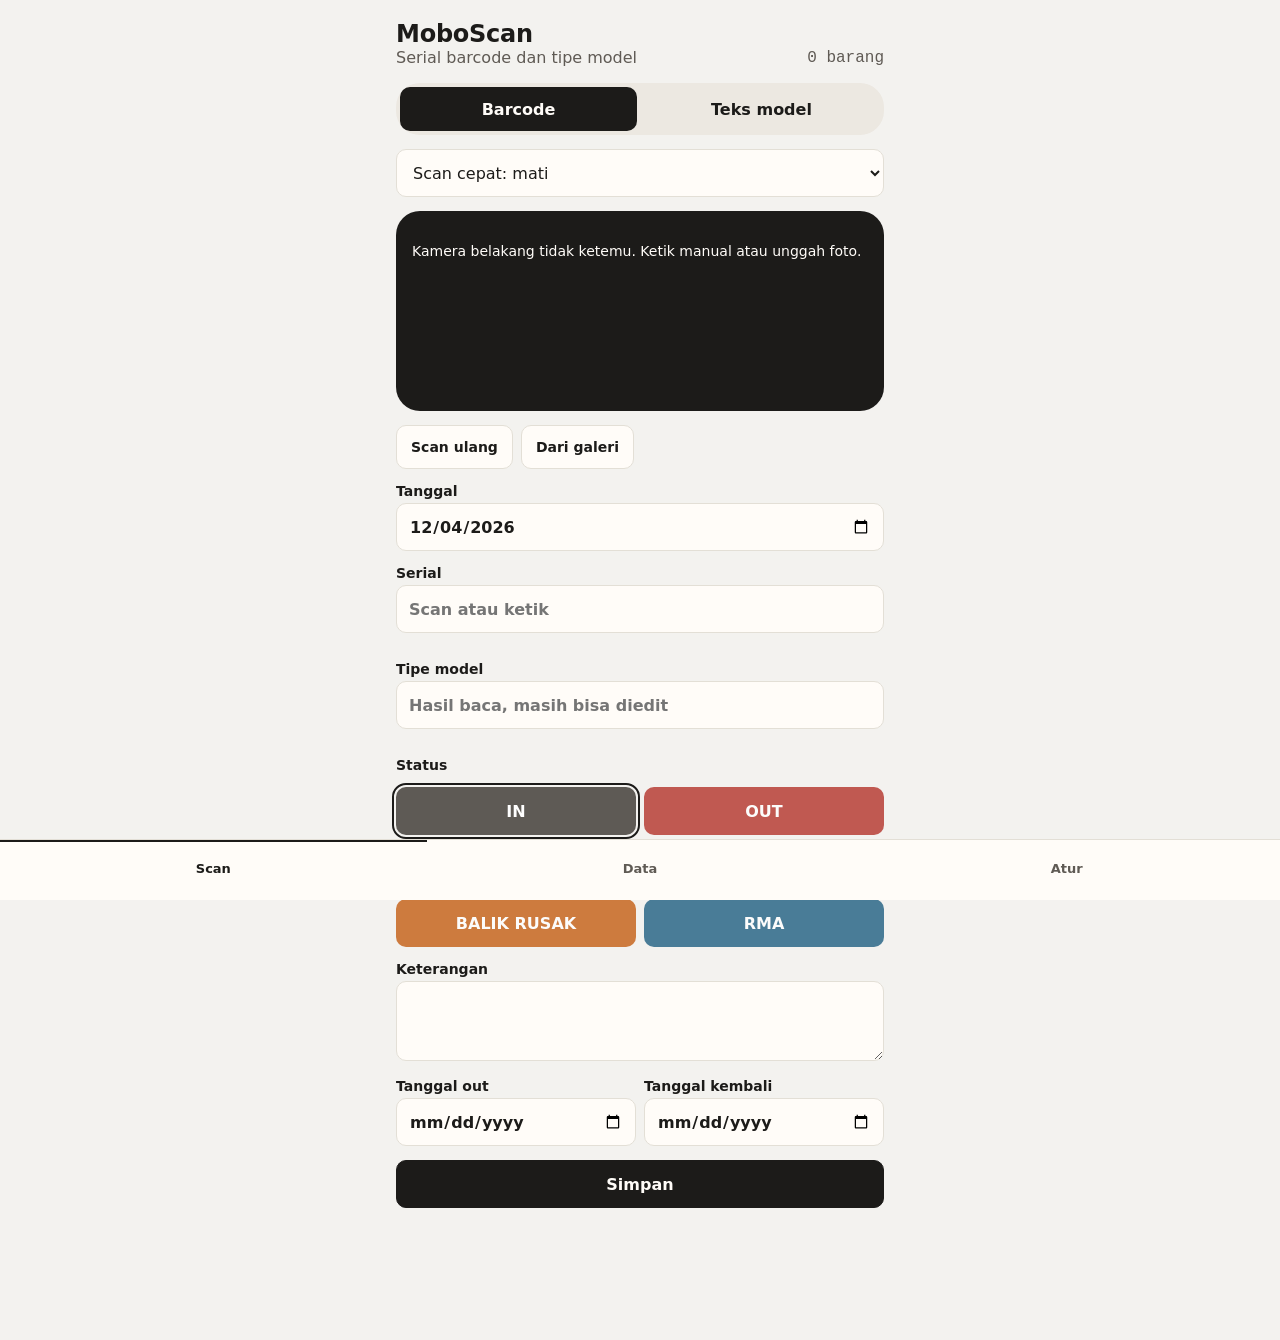
<file: index.html>
<!DOCTYPE html>
<html lang="id">
<head>
<meta charset="utf-8">
<meta name="viewport" content="width=device-width, initial-scale=1, viewport-fit=cover">
<meta name="theme-color" content="#1c1b19">
<title>MoboScan</title>
<link rel="stylesheet" href="style.css">
<link rel="manifest" href="manifest.json">
<link rel="icon" href="icon-192.png">
<link rel="apple-touch-icon" href="icon-192.png">
<meta name="mobile-web-app-capable" content="yes">
<meta name="apple-mobile-web-app-capable" content="yes">
</head>
<body>
<main>
  <header class="top">
    <div><h1>MoboScan</h1><p class="muted">Serial barcode dan tipe model</p></div>
    <p id="count" class="mono muted">0 barang</p>
  </header>

  <!-- ===== SCAN ===== -->
  <section id="v-scan" class="view">
    <div class="seg">
      <button id="tBc" class="on" type="button">Barcode</button>
      <button id="tTx" type="button">Teks model</button>
    </div>
    <select id="quick" class="field" aria-label="Mode scan cepat"></select>

    <div class="cam">
      <video id="vid" playsinline muted autoplay></video>
      <div id="reader"></div>
      <div id="box"></div>
      <p id="camMsg" class="cam-msg"></p>
    </div>

    <div id="textTools" hidden>
      <canvas id="mag"></canvas>
      <p class="muted small">Cuplikan kotak<span id="sharp"></span>. Seluruh tulisan harus masuk, huruf tidak terpotong.</p>
      <label class="lbl">Posisi kotak <input id="cropY" type="range" min="0.05" max="0.7" step="0.01" value="0.34"></label>
      <label class="lbl">Tinggi kotak <input id="cropH" type="range" min="0.14" max="0.55" step="0.01" value="0.3"></label>
    </div>

    <div class="btns">
      <button id="again" class="btn" type="button">Scan ulang</button>
      <button id="shot" class="btn dark" type="button" hidden>Jepret &amp; baca</button>
      <button id="gallery" class="btn" type="button">Dari galeri</button>
      <button id="torch" class="btn" type="button" hidden>Senter: mati</button>
    </div>
    <input id="file" type="file" accept="image/*" hidden>

    <label id="zoomWrap" class="lbl" hidden>Zoom <input id="zoom" type="range"></label>

    <label class="lbl">Tanggal <input id="tanggal" type="date" class="field"></label>
    <label class="lbl">Serial <input id="serial" class="field mono" placeholder="Scan atau ketik" autocomplete="off"></label>
    <p id="info" class="small muted"></p>

    <label class="lbl">Tipe model <input id="model" class="field mono" placeholder="Hasil baca, masih bisa diedit" autocomplete="off"></label>
    <img id="preview" alt="Cuplikan yang dibaca" hidden>
    <div id="alts" class="btns"></div>

    <p class="lbl">Status</p>
    <div id="statuses" class="grid2"></div>

    <label class="lbl">Keterangan <textarea id="ket" rows="3" class="field"></textarea></label>
    <div class="grid2">
      <label class="lbl">Tanggal out <input id="tglOut" type="date" class="field"></label>
      <label class="lbl">Tanggal kembali <input id="tglKembali" type="date" class="field"></label>
    </div>
    <button id="save" class="btn dark big" type="button">Simpan</button>
  </section>

  <!-- ===== DATA ===== -->
  <section id="v-data" class="view" hidden>
    <div id="totals" class="totals"></div>
    <div id="queueBox" class="qbox" hidden>
      <p><b id="qTitle"></b></p>
      <p class="muted small">Belum terkirim karena tidak ada koneksi atau ada konflik. Dikirim otomatis saat online.</p>
      <ul id="qList" class="list"></ul>
      <button id="qSend" class="btn dark" type="button">Kirim sekarang</button>
    </div>
    <input id="q" class="field" placeholder="Cari serial atau model">
    <select id="fstatus" class="field"></select>
    <button id="refresh" class="btn" type="button">Muat ulang dari Spreadsheet</button>
    <ul id="list" class="list"></ul>
    <p id="more" class="muted small" hidden></p>
    <h2>Riwayat status</h2>
    <ul id="logs" class="list"></ul>
  </section>

  <!-- ===== ATUR ===== -->
  <section id="v-atur" class="view card" hidden>
    <label class="lbl">URL Web App Spreadsheet
      <input id="url" class="field mono small" placeholder="https://script.google.com/macros/s/.../exec" autocomplete="off">
    </label>
    <p class="muted small">Deploy Apps Script sebagai Web App (Execute as: Me, akses: Anyone), lalu tempel URL yang berakhir /exec.</p>
    <div class="btns">
      <button id="saveUrl" class="btn dark" type="button">Simpan URL</button>
      <button id="testUrl" class="btn" type="button">Coba sambungan</button>
    </div>
    <label class="check"><input id="preferLocal" type="checkbox">
      <span><b>Baca teks tanpa AI</b><br><span class="muted small">Gratis dan offline, tapi lebih sering salah huruf. Matikan agar stiker dibaca AI.</span></span>
    </label>
    <label class="lbl">Daftar tipe model
      <textarea id="catalog" rows="6" class="field mono small" placeholder="Satu model per baris, misalnya:&#10;PRIME B450M-A&#10;NM-A531"></textarea>
    </label>
    <p id="catStatus" class="small muted"></p>
    <p class="muted small">Hasil baca yang mirip salah satu baris akan ditawarkan. Ejaan yang sama persis dipakai otomatis.</p>
    <button id="clear" class="btn danger" type="button">Hapus salinan di perangkat</button>
    <p id="active" class="ok small"></p>
  </section>

  <p id="msg" role="status"></p>
</main>

<nav class="dock">
  <button data-view="scan" class="on" type="button">Scan</button>
  <button data-view="data" type="button">Data</button>
  <button data-view="atur" type="button">Atur</button>
</nav>

<div id="dlg" class="overlay" hidden>
  <div class="sheet">
    <h2 id="dlgTitle"></h2>
    <p id="dlgMsg" class="muted small" hidden></p>
    <div class="grid2">
      <button id="dlgNo" class="btn" type="button">Batal</button>
      <button id="dlgYes" class="btn dark" type="button">Ya</button>
    </div>
  </div>
</div>

<script src="app.js"></script>
</body>
</html>
</file>
<file: style.css>
:root{--bg:#f3f2ef;--surface:#fffcf8;--ink:#1c1b19;--muted:#5f5a54;--line:#e3dfd6;--soft:#ece8e1;
--in:#5e5a55;--out:#b4332a;--ok:#246b3d;--kanibal:#e7d48a;--balik:#c45e12;--rma:#1f5f82}
*{box-sizing:border-box}
html{-webkit-font-smoothing:antialiased}
body{margin:0;background:var(--bg);color:var(--ink);font-family:system-ui,-apple-system,"Segoe UI",Roboto,sans-serif}
main{max-width:520px;margin:0 auto;padding:20px 16px calc(96px + env(safe-area-inset-bottom))}
h1{font-size:24px;margin:0;letter-spacing:-.01em}
h2{font-size:16px;margin:18px 0 8px}
[hidden]{display:none!important}
.mono{font-family:ui-monospace,"SF Mono",Menlo,Consolas,monospace}
.muted{color:var(--muted)}.small{font-size:14px}.ok{color:var(--ok)}
p{margin:0}
.top{display:flex;justify-content:space-between;align-items:flex-end;gap:12px;margin-bottom:16px}
.view{display:flex;flex-direction:column;gap:14px}
.card{background:var(--surface);border:1px solid var(--line);border-radius:24px;padding:16px}
.lbl{display:block;font-size:14px;font-weight:600}
.lbl>.field,.lbl>input[type=range]{margin-top:4px}
.field{width:100%;height:48px;padding:0 12px;font:inherit;font-size:16px;color:var(--ink);background:var(--surface);
 border:1px solid var(--line);border-radius:10px;outline:none}
textarea.field{height:auto;min-height:80px;padding:10px 12px}
.field:focus{border-color:var(--ink)}
input[type=range]{width:100%;accent-color:var(--ink)}
.seg{display:grid;grid-template-columns:1fr 1fr;gap:6px;background:var(--soft);padding:4px;border-radius:24px}
.seg button{height:44px;border:0;border-radius:10px;background:transparent;font:inherit;font-weight:600;color:var(--ink)}
.seg button.on{background:var(--ink);color:var(--surface)}
.cam{position:relative;background:var(--ink);border-radius:24px;overflow:hidden;min-height:200px}
.cam video{display:none;width:100%;height:auto;background:var(--ink)}
#reader{display:none;width:100%}
#reader video{width:100%;height:auto}
#box{position:absolute;display:none;border:3px solid #20e65b;border-radius:8px;pointer-events:none;box-shadow:0 0 0 999px rgba(28,27,25,.42),0 0 10px 2px rgba(32,230,91,.65);z-index:2}
.cam-msg{color:var(--surface);padding:32px 16px;font-size:14px}
.cam-msg:empty{display:none}
#mag{display:block;width:100%;height:64px;border-radius:10px;background:var(--ink);margin-bottom:8px}
.btns{display:flex;flex-wrap:wrap;gap:8px}
.btn{height:44px;padding:0 14px;font:inherit;font-weight:600;font-size:14px;color:var(--ink);background:var(--surface);
 border:1px solid var(--line);border-radius:10px;transition:transform .15s,opacity .15s}
.btn:active{transform:scale(.98)}
.btn:disabled{opacity:.5}
.btn.dark{background:var(--ink);color:var(--surface);border-color:var(--ink)}
.btn.danger{color:var(--out)}
.btn.big{height:48px;font-size:16px;width:100%}
#preview{max-height:96px;width:100%;object-fit:contain;background:var(--soft);border-radius:10px}
#alts .btn{font-family:ui-monospace,Menlo,monospace;height:40px}
.grid2{display:grid;grid-template-columns:1fr 1fr;gap:8px}
#statuses button{height:48px;border:0;border-radius:10px;font:inherit;font-weight:600;color:#fff;opacity:.8}
#statuses button.on{opacity:1;outline:2px solid var(--ink);outline-offset:2px}
.st-IN{background:var(--in)}.st-OUT{background:var(--out)}.st-OK{background:var(--ok)}
.st-KANIBAL{background:var(--kanibal);color:#2a2410!important}.st-BALIK{background:var(--balik)}.st-RMA{background:var(--rma)}
.check{display:flex;gap:12px;align-items:flex-start;font-size:14px}
.check input{margin-top:4px;width:18px;height:18px;accent-color:var(--ink)}
.list{list-style:none;margin:0;padding:0;display:flex;flex-direction:column;gap:8px}
.item{width:100%;text-align:left;font:inherit;background:var(--surface);border:1px solid var(--line);border-radius:20px;padding:14px}
.item .r1{display:flex;justify-content:space-between;gap:8px;align-items:center}
.item .sn{font-weight:600;font-size:14px}
.badge{color:#fff;border-radius:8px;padding:3px 8px;font-size:12px;font-weight:600}
.item .md{margin-top:4px;font-size:14px}
.item .ket{display:block;margin-top:4px;font-size:14px;line-height:1.35;color:var(--ink);white-space:pre-wrap;word-break:break-word}
.item .ket:empty{display:none}.item .dt{margin-top:4px;font-size:14px;color:var(--muted)}
.logrow{background:var(--surface);border:1px solid var(--line);border-radius:10px;padding:8px 12px;font-size:14px}
.empty{background:var(--surface);border:1px solid var(--line);border-radius:20px;padding:16px;font-size:14px;color:var(--muted)}
#msg{margin-top:16px;font-size:14px;min-height:20px}
#msg.err,.err{color:var(--out)}
#msg.good{color:var(--ok)}
.dock{position:fixed;left:0;right:0;bottom:0;display:grid;grid-template-columns:repeat(3,1fr);background:var(--surface);
 border-top:1px solid var(--line);padding-bottom:max(4px,env(safe-area-inset-bottom))}
.dock button{height:56px;border:0;background:transparent;font:inherit;font-size:13px;font-weight:600;color:var(--muted)}
.dock button.on{color:var(--ink);box-shadow:inset 0 2px 0 var(--ink)}
.overlay{position:fixed;inset:0;z-index:20;display:flex;align-items:flex-end;justify-content:center;background:rgba(28,27,25,.4);padding:16px}
.sheet{width:100%;max-width:440px;background:var(--surface);border-radius:24px;padding:16px;display:flex;flex-direction:column;gap:12px}
.totals{display:grid;grid-template-columns:repeat(3,1fr);gap:8px}
.tot{border:0;border-radius:14px;padding:10px 6px;color:#fff;font:inherit;display:flex;flex-direction:column;align-items:center;gap:2px}
.tot .n{font-size:24px;font-weight:700;font-variant-numeric:tabular-nums;line-height:1.1}
.tot .l{font-size:11px;font-weight:600;letter-spacing:.02em}
.tot.all{grid-column:1/-1;background:var(--ink);flex-direction:row;justify-content:space-between;padding:12px 16px}
.tot.all .n{font-size:28px}.tot.all .l{font-size:13px}
.tot.on{outline:2px solid var(--ink);outline-offset:2px}
.tot.st-KANIBAL .n,.tot.st-KANIBAL .l{color:#2a2410}
.acts{display:flex;flex-wrap:wrap;gap:6px;margin-top:6px}
.mini{height:36px;padding:0 12px;border:0;border-radius:8px;color:#fff;font:inherit;font-size:13px;font-weight:600}
.mini.st-KANIBAL{color:#2a2410}
.mini.plain{background:var(--surface);color:var(--ink);border:1px solid var(--line)}
.qbox{background:var(--surface);border:1px solid var(--out);border-radius:16px;padding:12px;display:flex;flex-direction:column;gap:8px}
.logrow .btn{height:36px;margin:6px 6px 0 0}
#quick.on{background:var(--ink);color:var(--surface);border-color:var(--ink);font-weight:600}
@media (prefers-reduced-motion:reduce){*{transition-duration:.01ms!important}}
</file>
